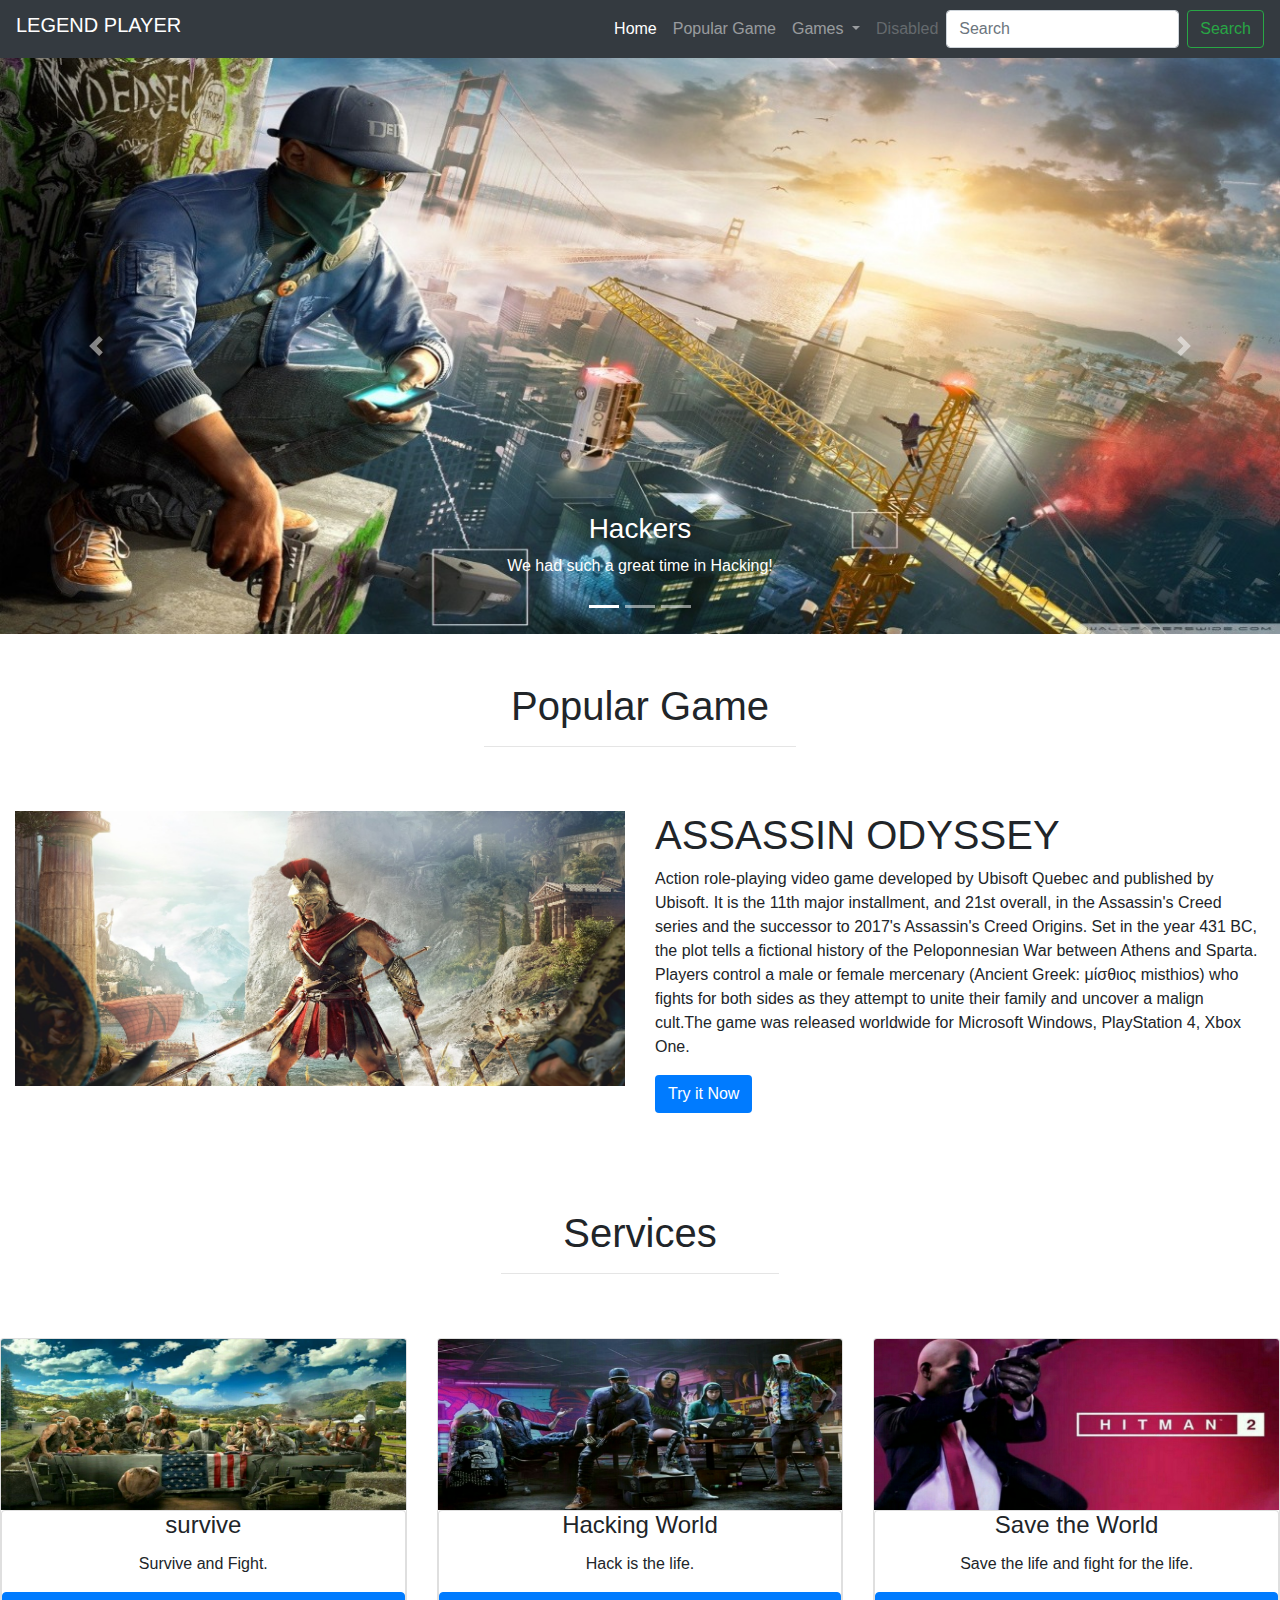
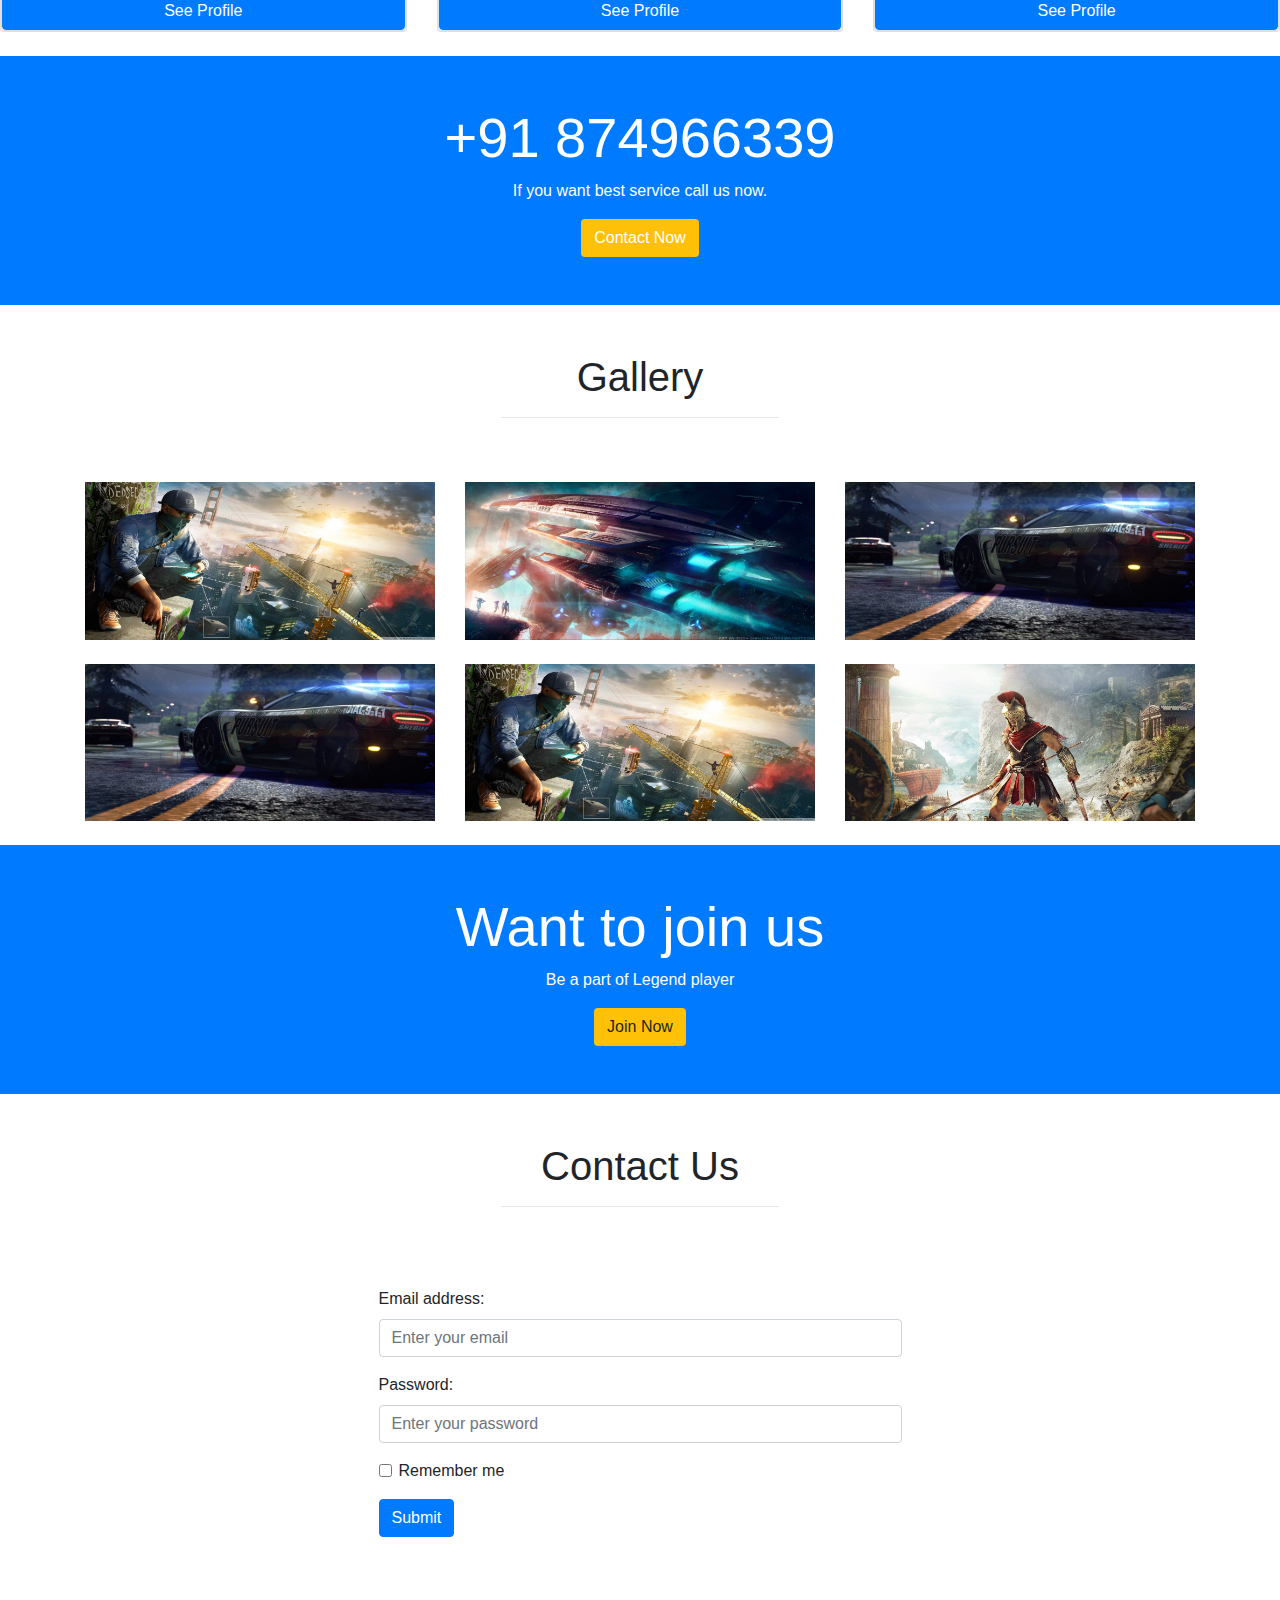
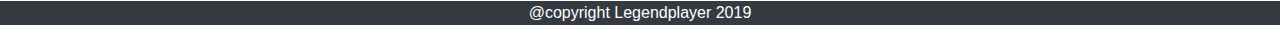
<file: index.html>
<!DOCTYPE html>
<html>
<head>
    <meta charset="utf-8">
    <meta name='viewport' content='width=device-width, initial-scale=1'>
    <link rel='stylesheet' type='text/css' media='screen' href='style.css'>
    <link rel="stylesheet" href="https://maxcdn.bootstrapcdn.com/bootstrap/4.3.1/css/bootstrap.min.css">

    <style>
    	*{
    		padding: 0px;
    		margin: 0px;
    		font-family: 'Josefin Sans',Sans-serif;
    	}

  /* Make the image fully responsive */
  .carousel-inner img {
      width: 100%;
      height: 100%; 
       }
  </style>
</head>
<body>
    

<header>
	
  <nav class="navbar navbar-expand-sm bg-dark navbar-dark">
  <a class="navbar-brand" href="#"><h5>LEGEND PLAYER</h5></a>
  <button class="navbar-toggler" type="button" data-toggle="collapse" data-target="#navbarSupportedContent" aria-controls="navbarSupportedContent" aria-expanded="false" aria-label="Toggle navigation">
    <span class="navbar-toggler-icon"></span>
  </button>

  <div class="collapse navbar-collapse" id="navbarSupportedContent">
    <ul class="navbar-nav ml-auto">
      <li class="nav-item active">
        <a class="nav-link" href="#">Home <span class="sr-only">(current)</span></a>
      </li>
      <li class="nav-item">
        <a class="nav-link" href="Popular Game.html">Popular Game</a>
      </li>
      <li class="nav-item dropdown">
        <a class="nav-link dropdown-toggle" href="#" id="navbarDropdown" role="button" data-toggle="dropdown" aria-haspopup="true" aria-expanded="false">
          Games
        </a>
        <div class="dropdown-menu" aria-labelledby="navbarDropdown">
          <a class="dropdown-item" href="Services.html">Action Game</a>
          <a class="dropdown-item" href="#">FPS Game</a>
          <div class="dropdown-divider"></div>
          <a class="dropdown-item" href="#">Something best here</a>
        </div>
      </li>
      <li class="nav-item">
        <a class="nav-link disabled" href="#" tabindex="-1" aria-disabled="true">Disabled</a>
      </li>
    </ul>
    <form class="form-inline my-2 my-lg-0">
      <input class="form-control mr-sm-2" type="search" placeholder="Search" aria-label="Search">
      <button class="btn btn-outline-success my-2 my-sm-0" type="submit">Search</button>
    </form>
  </div>
</nav>

<div id="demo" class="carousel slide" data-ride="carousel">
  <ul class="carousel-indicators">
    <li data-target="#demo" data-slide-to="0" class="active"></li>
    <li data-target="#demo" data-slide-to="1"></li>
    <li data-target="#demo" data-slide-to="2"></li>
  </ul>
  <div class="carousel-inner">
    <div class="carousel-item active">
      <img src="watch.jpg" alt="Los Angeles" width="1300" height="585">
      <div class="carousel-caption">
        <h3>Hackers</h3>
        <p>We had such a great time in Hacking!</p>
      </div>   
    </div>
    <div class="carousel-item">
      <img src="space.jpg" alt="Chicago" width="1300" height="585">
      <div class="carousel-caption">
        <h3>Spaceship</h3>
        <p>Space Experiences!</p>
      </div>   
    </div>
    <div class="carousel-item">
      <img src="aa.jpg" alt="New York" width="1300" height="585">
      <div class="carousel-caption">
        <h3>New York</h3>
        <p>We love the Cars!</p>
      </div>   
    </div>
  

  
  <!-- Left and right controls -->
  <a class="carousel-control-prev" href="#demo" data-slide="prev">
    <span class="carousel-control-prev-icon"></span>
  </a>
  <a class="carousel-control-next" href="#demo" data-slide="next">
    <span class="carousel-control-next-icon"></span>
  </a>


</header>

<section>
	
	<div class="container-fluid" >
		<h1 class="text-center text-capitalize pt-5">Popular Game</h1>
		<hr class="w-25 mx-auto pt-5">

		<div class="row mb-5">
			<div class="col-lg-6 col-md-6 col-12">
				<img src="assassin.jpg" class="img-fluid">
			</div>

			<div class="col-lg-6 col-md-6 col-12">
				<h1>ASSASSIN ODYSSEY</h1>
				<p> Action role-playing video game developed by Ubisoft Quebec and published by Ubisoft. It is the 11th major installment, and 21st overall, in the Assassin's Creed series and the successor to 2017's Assassin's Creed Origins. Set in the year 431 BC, the plot tells a fictional history of the Peloponnesian War between Athens and Sparta. Players control a male or female mercenary (Ancient Greek: μίσθιος misthios) who fights for both sides as they attempt to unite their family and uncover a malign cult.The game was released worldwide for Microsoft Windows, PlayStation 4, Xbox One.</p>
				<button class="btn bg-primary text-white">Try it Now</button >
				
			</div>

		</div>
		
	</div>

</section>
<section>
<div class="container" >
		<h1 class="text-center text-capitalize pt-5">Services</h1>
		<hr class="w-25 mx-auto pt-5">
</div>


<div class="row text-center mb-4">
	<div class="col-lg-4 col-md-4 col-12">
		<div class="card">
			<img class="card-img-top" src="new1.jpg" alt="card image">
			<div class="card body">
				<h4 class="card-title">survive</h4>
				<p class="card-text">Survive and Fight.</p>
				<a href="#" class="btn btn-primary">See Profile</a>	
			</div>	
		</div>
	</div>

	<div class="col-lg-4 col-md-4 col-12">
		<div class="card">
			<img class="card-img-top" src="new2.jpg" alt="card image">
			<div class="card body">
				<h4 class="card-title">Hacking World</h4>
				<p class="card-text">Hack is the life.</p>
				<a href="#" class="btn btn-primary">See Profile</a>	
			</div>	
		</div>
	</div>

	<div class="col-lg-4 col-md-4 col-12">
		<div class="card">
			<img class="card-img-top" src="new3.jpg" alt="card image">
			<div class="card body">
				<h4 class="card-title">Save the World</h4>
				<p class="card-text">Save the life and fight for the life.</p>
				<a href="#" class="btn btn-primary">See Profile</a>	
			</div>	
		</div>
	</div>

</div>

</section>


<section class="bg-primary">


	<article class="py-5 text-center text-white">
		<div>
			<h3 class="display-4 text-white">+91 874966339</h3>
			<p>If you want best service call us now.</p>
			<button class="btn bg-warning text-white">Contact Now</button>

		</div>
	</article>

</section>

<section>
<div class="container" >
		<h1 class="text-center text-capitalize pt-5">Gallery</h1>
		<hr class="w-25 mx-auto pt-5">
<div class="row">
	<div class="col-lg-4 col-md-2 col-12 mb-4">
		<img src="watch.jpg" class="img-fluid">
	</div>

	<div class="col-lg-4 col-md-2 col-12 mb-4">
		<img src="space.jpg" class="img-fluid">
	</div>

	<div class="col-lg-4 col-md-2 col-12 mb-4">
		<img src="aa.jpg" class="img-fluid">
	</div>

	<div class="col-lg-4 col-md-2 col-12 mb-4">
		<img src="aa.jpg" class="img-fluid">
	</div>

	<div class="col-lg-4 col-md-2 col-12 mb-4">
		<img src="watch.jpg" class="img-fluid">
	</div>

	<div class="col-lg-4 col-md-2 col-12 mb-4">
		<img src="assassin.jpg" class="img-fluid">
	</div>
	
</div>
</div>
</section>
<section class="bg-primary">


	<article class="py-5 text-center">
		<div>
			<h3 class="display-4 text-white">Want to join us</h3>
			<p class="para text-white">Be a part of Legend player</p>
			<button class="btn bg-warning" data-toggle="modal" data-target="#myModal">Join Now</button>
		</div>

		<!-- The Modal -->
  <div class="modal fade" id="myModal">
    <div class="modal-dialog modal-dialog-centered">
      <div class="modal-content">
      
        <!-- Modal Header -->
        <div class="modal-header">
          <h4 class="modal-title">Singup</h4>
          <button type="button" class="close" data-dismiss="modal">&times;</button>
        </div>
        
        <!-- Modal body -->
        <div class="modal-body text-left">
        <form action="/action_page.php">
   			<div class="form-group">
    		<label for="email">Email address:</label>
    		<input type="email" class="form-control" id="email" autocomplete="off">
  		</div>
  		<div class="form-group">
    		<label for="pwd">Password:</label>
    		<input type="password" class="form-control" id="pwd">
  		</div>
  		<div class="form-group form-check">
    		<label class="form-check-label">
      		<input class="form-check-input" type="checkbox"> Remember me
    	</label>
  		</div>
  			<button type="submit" class="btn btn-primary">Submit</button>
		</form>
        </div>
        
        <!-- Modal footer -->
        <div class="modal-footer">
          <button type="button" class="btn btn-secondary" data-dismiss="modal">Close</button>
        </div>
        
      </div>
    </div>
  </div>
</article>
</section>

<section>
<div class="container mb-5" >
		<h1 class="text-center text-capitalize pt-5">Contact Us</h1>
		<hr class="w-25 mx-auto pt-5">
	<div class="w-50 mx-auto">

		<div class="modal-body text-left">
        <form action="/action_page.php">
   			<div class="form-group">
    		<label for="email">Email address:</label>
    		<input type="email" class="form-control" id="email" autocomplete="off" placeholder="Enter your email">
  		</div>
  		<div class="form-group">
    		<label for="pwd">Password:</label>
    		<input type="password" class="form-control" id="pwd" placeholder="Enter your password">
  		</div>
  		<div class="form-group form-check">
    		<label class="form-check-label">
      		<input class="form-check-input" type="checkbox"> Remember me
    	</label>
  		</div>
  			<button type="submit" class="btn btn-primary">Submit</button>
		</form>
        </div>
	</div>
</div>
</section>

<footer>
	<p class="text-center bg-dark text-white"> @copyright Legendplayer 2019</p>
</footer>

<!-- Latest compiled and minified CSS -->
<link rel="stylesheet" href="https://maxcdn.bootstrapcdn.com/bootstrap/4.3.1/css/bootstrap.min.css">

<!-- jQuery library -->
<script src="https://ajax.googleapis.com/ajax/libs/jquery/3.4.1/jquery.min.js"></script>

<!-- Popper JS -->
<script src="https://cdnjs.cloudflare.com/ajax/libs/popper.js/1.14.7/umd/popper.min.js"></script>

<!-- Latest compiled JavaScript -->
<script src="https://maxcdn.bootstrapcdn.com/bootstrap/4.3.1/js/bootstrap.min.js"></script>

</body>
</html>
</file>
<file: style.css>
*{
    		padding: 0px;
    		margin: 0px;
    		font-family: 'Josefin Sans',Sans-serif;
    	}

  /* Make the image fully responsive */
  .carousel-inner img {
      width: 100%;
      height: 100%; 
       }
</file>
